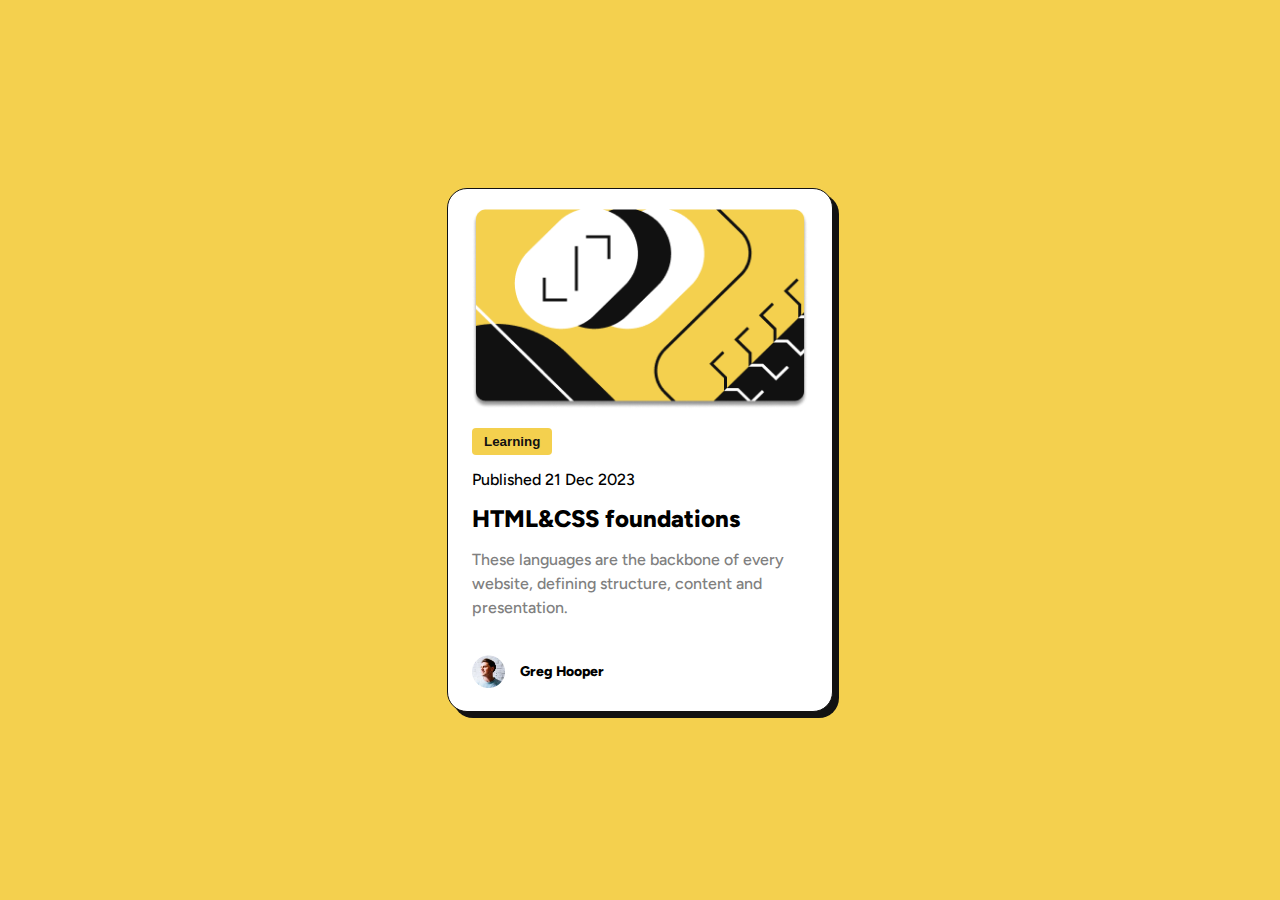
<file: Blog-preview-card/index.html>
<!DOCTYPE html>
<html lang="en">
<head>
    <meta charset="UTF-8">
    <meta name="viewport" content="width=device-width, initial-scale=1.0">
    <link rel="preconnect" href="https://fonts.googleapis.com">
    <link rel="preconnect" href="https://fonts.gstatic.com" crossorigin>
    <link href="https://fonts.googleapis.com/css2?family=Figtree:wght@300..900&display=swap" rel="stylesheet">
    <title>Blog preview</title>
    <link rel="stylesheet" href="app.css">
    <link rel="stylesheet" href="app.css">
</head>
<body>
    <main>
        <div class="container">
            <div class="container2">

              <img src="assets/blogimage.png" alt="blog-image">
              <button>Learning</button>

              <p>Published 21 Dec 2023</p>
              <h1>HTML&CSS foundations</h1>
              <p>These languages are the backbone of every website,
                 defining structure, content and presentation.
              </p>
           </div>

           <div class="footer">
             <img src="assets/image-avatar.webp" alt="avatar">
             <p>Greg Hooper</p>
           </div>
        </div>
    </main>
  
</body>
</html>
</file>
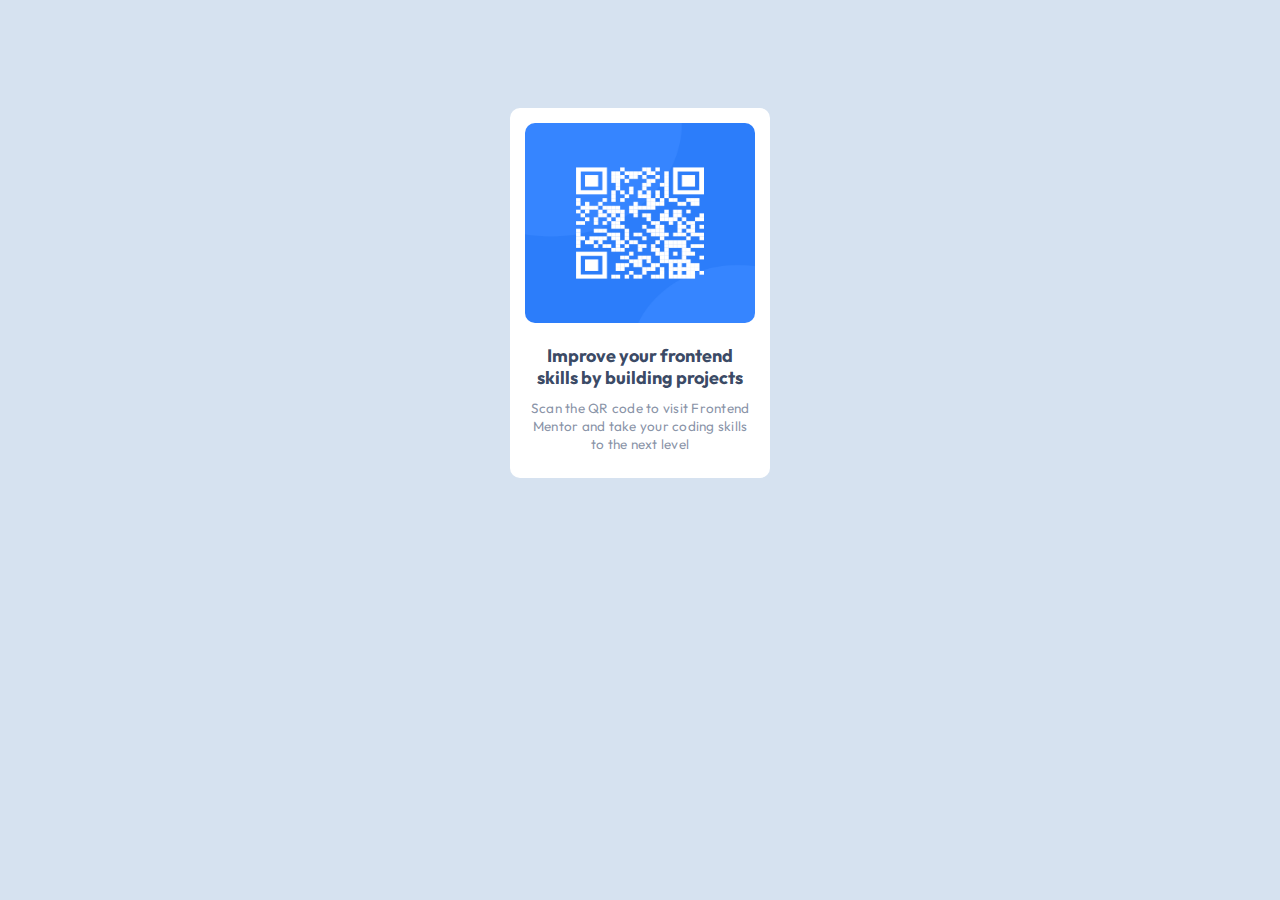
<file: qr-code/index.html>
<!DOCTYPE html>
<html lang="en">
<head>
    <meta charset="UTF-8">
    <meta name="viewport" content="width=device-width, initial-scale=1.0">
    <title>Qr code</title>
    <link rel="preconnect" href="https://fonts.googleapis.com">
    <link rel="preconnect" href="https://fonts.gstatic.com" crossorigin>
    <link href="https://fonts.googleapis.com/css2?family=Outfit:wght@100..900&display=swap" rel="stylesheet">
    <link rel="stylesheet" href="app.css">
</head>
<body>
    <main>
        <div class="main-container">
            <img src="asset/qr-code.png" alt="qr code" class="sec-container">

            <p class="main-text">Improve your frontend skills by building projects</p>
            <p class="sec-text">Scan the QR code to visit Frontend Mentor and take your coding 
                skills to the next level
            </p>
        </div>
        
    </main>
</body>
</html>
</file>
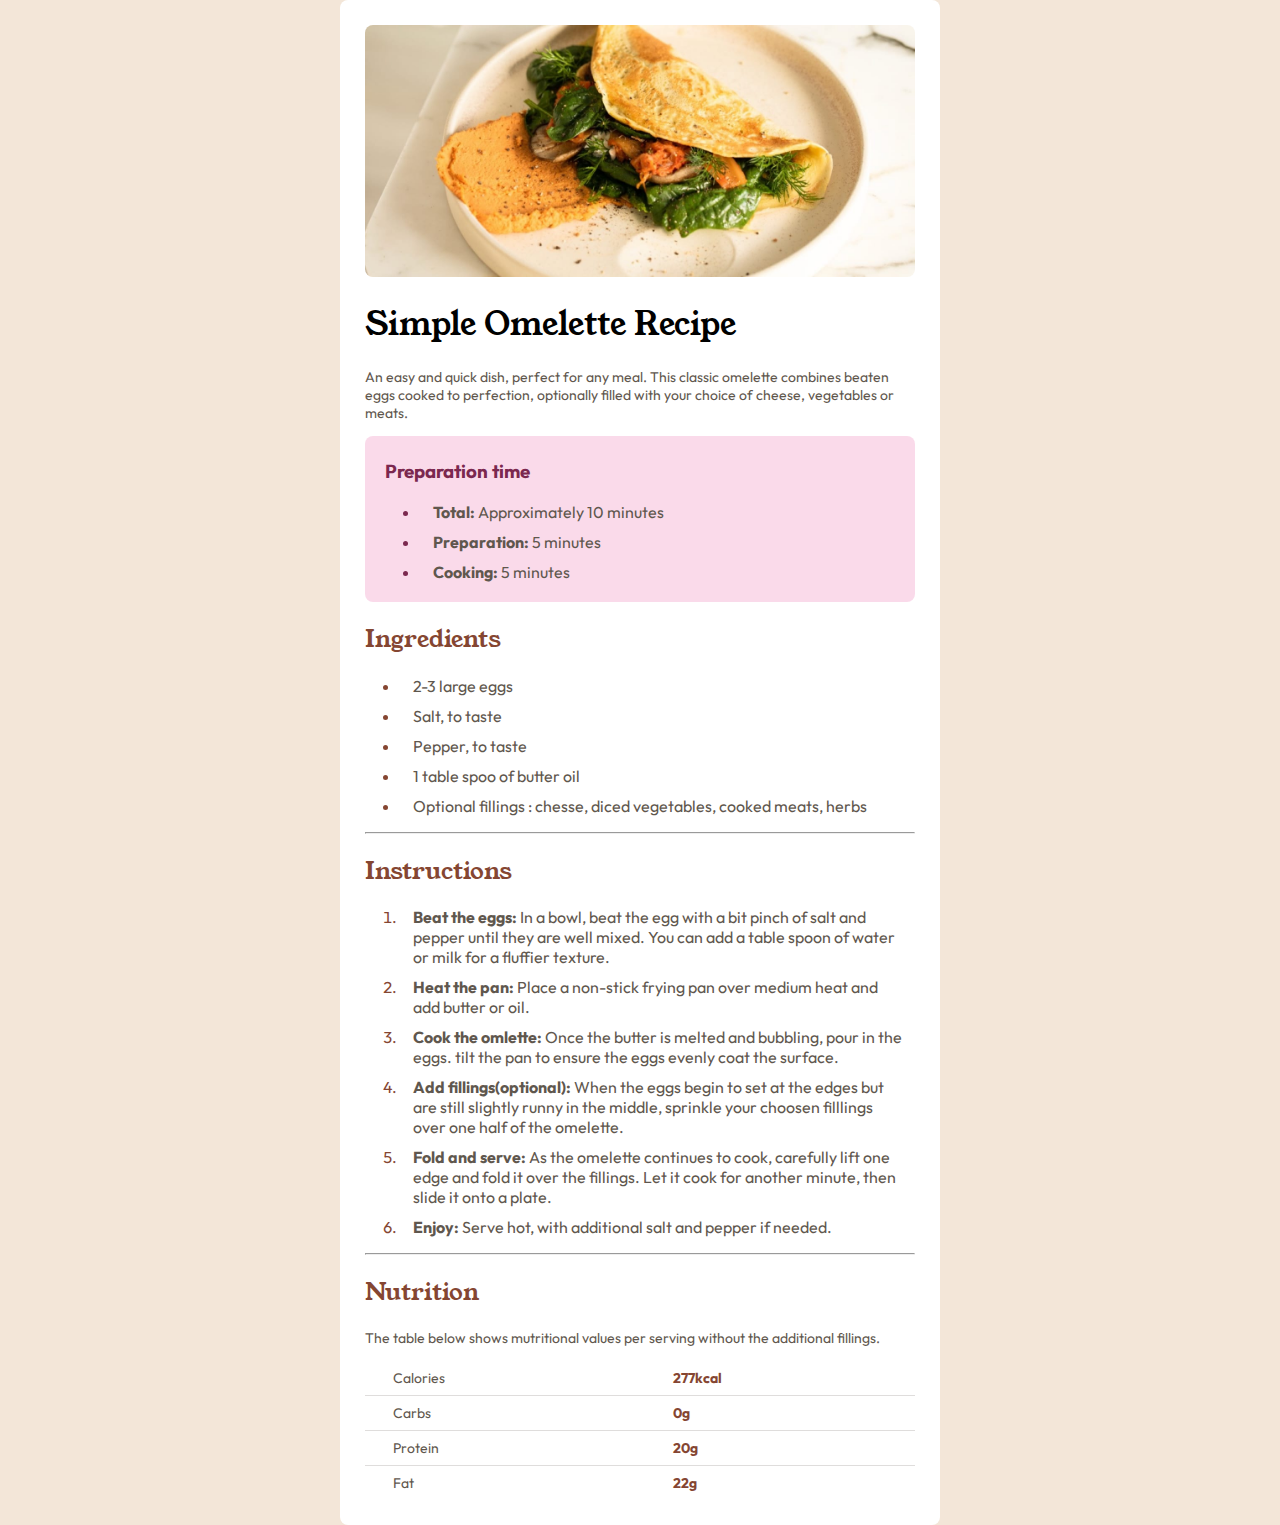
<file: recipe-page/index.html>
<!DOCTYPE html>
<html lang="en">
<head>
    <meta charset="UTF-8">
    <meta name="viewport" content="width=device-width, initial-scale=1.0">
    <title>recipe page</title>
    <link rel="icon" type="image/x-icon" href="assets/favicon-32x32.png">
    <link rel="stylesheet" href="style.css">
    <link rel="preconnect" href="https://fonts.googleapis.com">
    <link rel="preconnect" href="https://fonts.gstatic.com" crossorigin>
    <link href="https://fonts.googleapis.com/css2?family=Outfit:wght@100..900&family=Young+Serif&display=swap" rel="stylesheet">
</head>
<body>
    <main>
        <div class="section-container">
            <img src="assets/image-omelette.jpeg" alt="image-omelette">
          <div class="main-content">
             <h1>Simple Omelette Recipe</h1>
             <p>An easy and quick dish, perfect for any meal. This classic omelette combines beaten eggs
                cooked to perfection, optionally filled with your choice of cheese, vegetables or meats.
             </p>

             <div class="time" Ariarole="section">
                <h3>Preparation time</h3>
                <ul>
                    <li><span>Total:</span> Approximately 10 minutes</li>
                    <li><span>Preparation:</span> 5 minutes</li>
                    <li><span>Cooking:</span> 5 minutes</li>
                </ul>
             </div>
             <h2>Ingredients</h2>
             <ul>
                <li>2-3 large eggs</li>
                <li>Salt, to taste</li>
                <li>Pepper, to taste</li>
                <li>1 table spoo of butter oil</li>
                <li>Optional fillings : chesse, diced vegetables, cooked meats, herbs</li>
             </ul>
             <hr>
             <h2>Instructions</h2>
             <ol>
                 <li><span>Beat the eggs:</span> In a bowl, beat the egg with a bit pinch of salt
                      and pepper until they are well mixed. You can add a table spoon of water or milk
                      for a fluffier texture.</li>
                 <li><span>Heat the pan:</span> Place a non-stick frying pan over medium heat and add butter or oil.</li>
                 <li><span>Cook the omlette:</span> Once the butter is melted and bubbling, pour in the eggs. tilt 
                      the pan to ensure the eggs evenly coat the surface.</li>
                 <li><span>Add fillings(optional):</span> When the eggs begin to set at the edges but are still slightly
                      runny in the middle, sprinkle your choosen filllings over one half of the omelette.</li>
                 <li><span>Fold and serve:</span> As the omelette continues to cook, carefully lift one edge 
                      and fold it over the fillings. Let it cook for another minute, then slide it onto a plate.</li>
                 <li><span>Enjoy:</span> Serve hot, with additional salt and pepper if needed.</li>
             </ol>
             <hr>
             <h2>Nutrition</h2>
             <p>The table below shows mutritional values per serving without the additional fillings.</p>
             <table>
                <tbody>
                    <tr>
                        <th>Calories</th>
                        <td>277kcal</td>
                    </tr>
                    <tr>
                        <th>Carbs</th>
                        <td>0g</td>
                    </tr>
                    <tr>
                        <th>Protein</th>
                        <td>20g</td>
                    </tr>
                    <tr>
                        <th class="last">Fat</th>
                        <td class="last">22g</td>
                    </tr>
                </tbody>
             </table>

          </div>
        </div>
    </main>
</body>
</html>
</file>
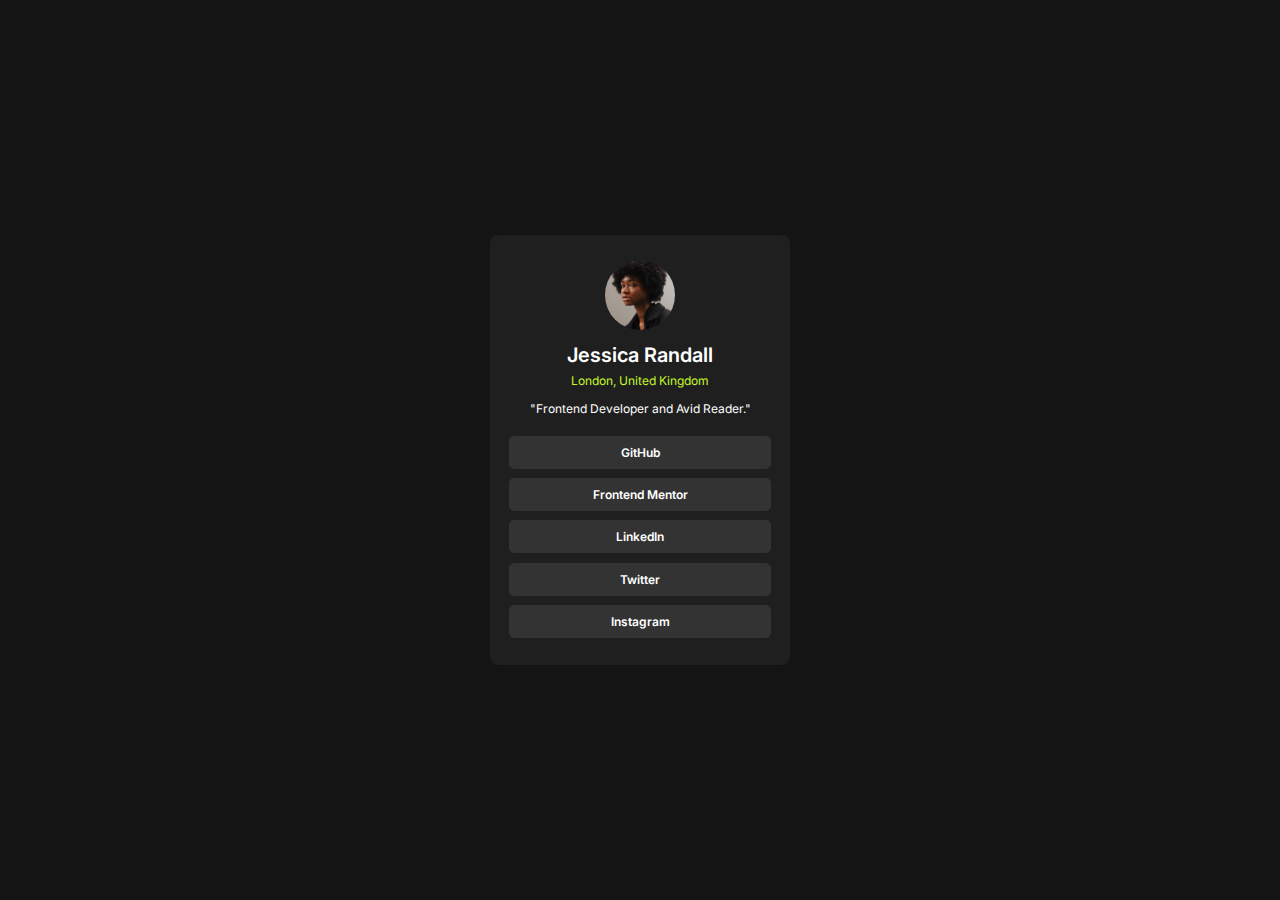
<file: social-links-profile/index.html>
<!DOCTYPE html>
<html lang="en">
<head>
    <meta charset="UTF-8">
    <meta name="viewport" content="width=device-width, initial-scale=1.0">
    <title>Social Link Profile</title>
    <link rel="stylesheet" href="app.css">
    <link rel="preconnect" href="https://fonts.googleapis.com">
    <link rel="preconnect" href="https://fonts.gstatic.com" crossorigin>
    <link href="https://fonts.googleapis.com/css2?family=Inter:wght@100..900&display=swap" rel="stylesheet">
</head>
<body>

    <div class="container">
        <img src="assets/avatar-jessica.jpeg" alt="jessica randal">
        <h1>Jessica Randall</h1>
        <p>London, United Kingdom</p>
        <p>"Frontend Developer and Avid Reader."</p>
        <a href="https://github.com/">GitHub</a>
        <a href="https://www.frontendmentor.io/home">Frontend Mentor</a>
        <a href="https://www.linkedin.com/feed/">LinkedIn</a>
        <a href="https://x.com/login?mx=2">Twitter</a>
        <a href="https://www.instagram.com/">Instagram</a>
    </div>
</body>
</html>
</file>
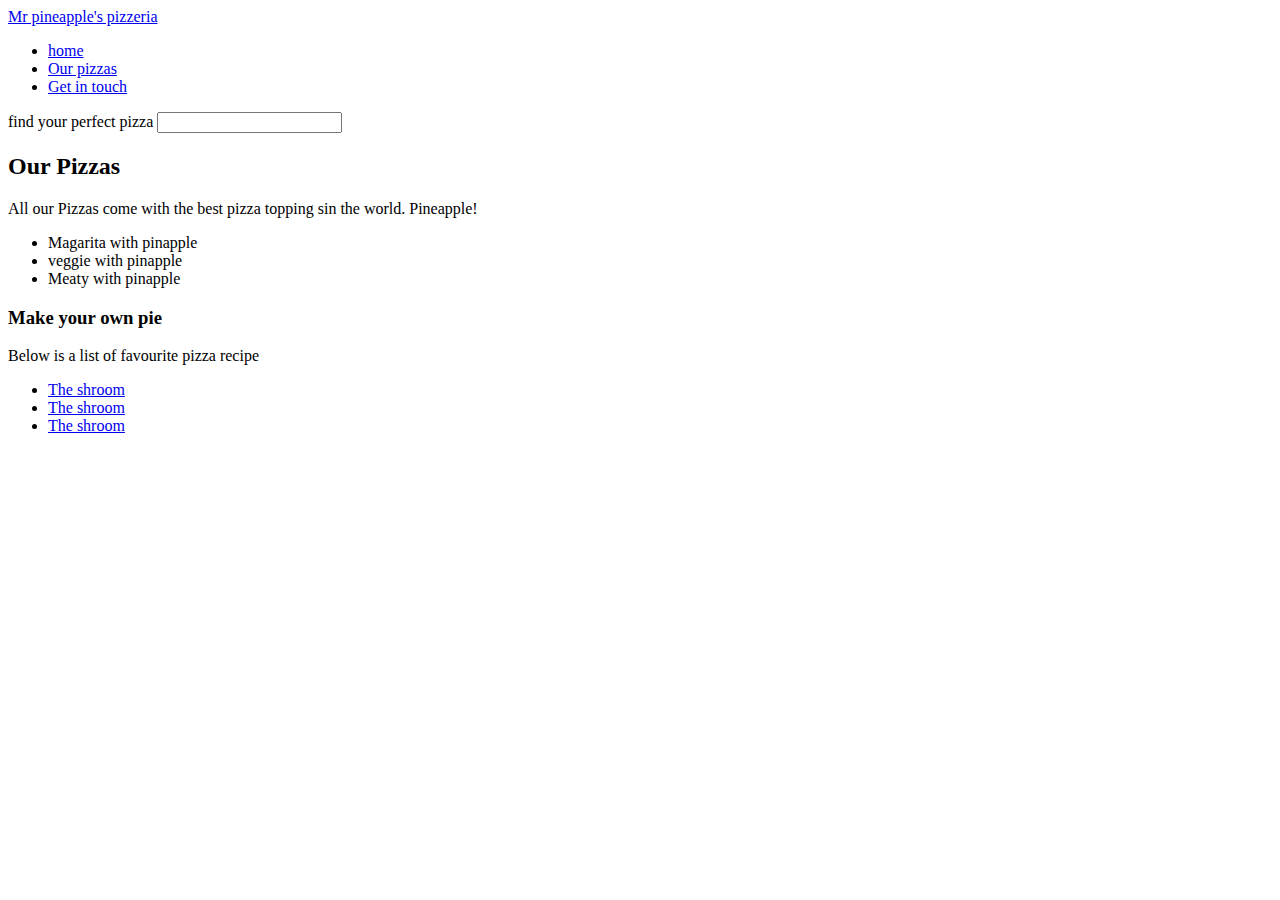
<file: social-links-profile/demo.html>
<!DOCTYPE html>
<html lang="en">
<head>
    <meta charset="UTF-8">
    <meta name="viewport" content="width=device-width, initial-scale=1.0">
    <meta http-equiv="X-UA-Compatible" content="ie=edge"/>
    <title>Mr Pineaple's pizzeria</title>
</head>
<body>
    <header>
        <a class="logo" href="/">
            <span class="visually-hidden">Mr  pineapple's pizzeria</span>
        </a>
    </header>

    <nav aria-label="primary">
        <ul>
            <li><a aria-current="page" href="/"> home</a></li>
            <li><a href="/menu">Our pizzas</a></li>
            <li><a href="/contact">Get in touch</a></li>
        </ul>
    </nav>

    <form name="site-search" action="/search" method="get" role="search">
        <label>
            find your perfect pizza
            <input type="search" id="query" name="query"/>
        </label>
    </form>

    <main>
        <section aria-label="our pizzas heading">
            <h2 id="our-pizzas-heading">Our Pizzas</h2>
            <p>All our Pizzas come with the best pizza topping sin the world. Pineapple!
            </p>
            <ul>
                <li>Magarita with pinapple</li>
                <li>veggie with pinapple</li>
                <li>Meaty with pinapple</li>
            </ul>
        </section>
        <aside aria-labelledby="pizza-recipe-heading">
          <h3 id="pizza-recipe-heading">Make your own pie</h3>
          <p>Below is a list of favourite pizza recipe</p>
          <ul>
            <li><a href="/">The shroom</a></li>
            <li><a href="/">The shroom</a></li>
            <li><a href="/">The shroom</a></li>
          </ul>
        </aside>

        
        
    </main>

</body>
</html>
</file>
<file: Blog-preview-card/app.css>
*{
    margin: 0;
}

html,
body {
    width: 100%;
    position: relative;
    overflow-x: hidden;
    font-family: "Figtree", sans-serif;
    font-optical-sizing: auto;
    font-weight: weight;
    font-style: normal;
}
body{
    background-color: hsl(47, 88%, 63%);
    min-height: 100vh;
    display: flex;
    justify-content: center;
    align-items: center;
}
p{
    font-size: 16px;
    font-weight: 500;
}

.container{
    background-color: hsl(0, 0%, 100%);
    width: 384px;
    height: 522px;
    border-radius: 20px;
    border: 1px solid hsl(0, 0%, 7%);
    box-shadow: 6px 6px hsl(0, 0%, 7%);
}
.container:hover{
    box-shadow: 10px 10px hsl(0, 0%, 7%);
}
.container2{
    margin: 0px 24px;
}
img{
    width: 336px;
    height: 200px;
    margin-top: 20px;
}
button{
    background-color: hsl(47, 88%, 63%);
    border: none;
    margin-top: 15px;
    color: hsl(0, 0%, 7%);
    padding: 6px 12px;
    border-radius: 4px;
    text-align: center;
    font-weight: 800;
}

p{
    margin: 15px 0;
}

h1{
    font-size: 24px;
    font-weight: 800;
}
h1:hover{
    color: hsl(47, 88%, 63%);
    cursor: pointer;
}

p:nth-of-type(2){
    color: hsl(0, 0%, 50%);
    line-height: 24px;
}

.footer{
    display: flex;
    justify-content: flex-start;
    align-items: center;
    margin: 0px 24px;
}

.footer img{
   height: 33px;
   width: 33px;
   /* margin-top: -2px; */
}

.footer p{
    font-size: 14px;
    font-weight: 800;
    padding-left: 15px;
    margin-bottom: -4px;
}



/* MOBILE VIEW */
@media only screen and (max-width: 375px) {
    body{
        display: flex;
        flex-direction: column;
        justify-content: center;
        align-items: center;
    }

        .container{
            background-color: hsl(0, 0%, 100%);
            width: 327px;
            height: 500px;
            border-radius: 20px;
            border: 1px solid hsl(0, 0%, 7%);
            box-shadow: 5px 5px hsl(0, 0%, 7%);
        }

        img{
            width: 283px;
            height: 202px;
            margin-top: 20px;
        }

        p:nth-of-type(2){
            color: hsl(0, 0%, 50%);
            line-height: 22px;
            font-size: 14px;
        }
        .footer img{
            height: 33px;
            width: 33px;
            margin-top: 2px;
         }
         
         .footer p{
             font-size: 14px;
             font-weight: 800;
             padding-left: 15px;
             margin-top: 2px;
         }
         


}
</file>
<file: qr-code/app.css>
html,
body {
    font-family: "Outfit", sans-serif;
    width: 100%;
    position: relative;
    background-color: rgb(214,226,240);
    display: flex;
    flex-direction: row;
    padding-top: 50px;
    align-items: flex-end;
    justify-content: center;
    
    
}

.main-container{
    width: 260px;
    height: 370px;
    background-color: white;
    padding: 15px 15px;
    box-sizing: border-box;
    border-radius: 10px;
    
}
.sec-container{
    width: 230px;
    height: 200px;
    border-radius: 10px;
    
}

.main-text{
    font-weight: 700;
    font-size: 18px;
    color: rgba(31,50,81,0.9);
    padding: 0 10px;
    line-height: 22px;
    margin-bottom: 10px;
    /* letter-spacing: 0.25; */
    text-align: center;
}
.sec-text{
    font-weight: 400;
    font-size: 13.5px;
    letter-spacing: 0.25px;
    color: rgba(123,135,157,0.9);
    line-height: 18px;
    letter-spacing: 0.25;
    text-align: center;
    margin: 0;
    
}




/* MOBILE VIEW */
@media only screen and (max-width: 375px) {
    body{
        width: 50%;
    }
}
</file>
<file: recipe-page/style.css>
body{
    margin: 0;
    background-color: hsl(30, 54%, 90%);
    min-height: 100vh;
    width: 100%;
    display: flex;
    flex-direction: column;
    justify-content: center;
    align-items: center;
}

.section-container{
  background-color: hsl(0, 0%, 100%);
  width: 550px;
  padding: 25px;
  border-radius: 8px;
  
}

h1,h2{
        font-family: "Young Serif", serif;
        font-weight: 400;
        font-style: normal;      
}
h2{
    color: hsl(14, 45%, 36%);
}
h3{
    color: hsl(332, 51%, 32%);
}
p{
    font-size: 14px;
    width: 100%;
    color: hsl(30, 10%, 34%);
}

h3,p,li{
  font-family: "Outfit", sans-serif;
  font-optical-sizing: auto;
  font-style: normal;
}

ul{
    margin-left: -15px;
}
ol{
    margin-left: -15px;
}

li{
    padding-left: 13px;
    margin: 10px;
    color: hsl(30, 10%, 34%);
}

.time li::marker{
    color: hsl(332, 51%, 32%);
}

ul li::marker{
    color: hsl(14, 45%, 36%);
}
ol li::marker{
    color: hsl(14, 45%, 36%);
}

img{
    width: 550px;
    border-radius: 8px;
}

.time{
    background-color: rgba(242, 162, 202, 0.4);
    padding: 4px 0 4px 20px;
    border-radius: 8px;
}

span{
    font-weight: bold;
    color: hsl(30, 10%, 34%);
}

table{
    border-collapse: collapse;
    width: 100%;
    /* padding-left: 25px; */
    color: hsl(30, 10%, 34%);
    font-family: "Outfit", sans-serif;
    
}

th{
    text-align: left;
    font-weight: 400;
    font-size: 14px;
}

td{
    vertical-align: middle;
    font-weight: 700;
    font-size: 14px;
    color: hsl(14, 45%, 36%);
}
th,td{
    padding: 8px 0 8px 28px;
    border-bottom: 1px solid rgba(95,87,78, 0.2);
}

.last{
    border: none;
}



/* mobile view */

@media only screen and (max-width: 375px) {
    body{
    width: 100%;
    min-height: 100vh;
    display: flex;
    flex-direction: column;
    justify-content: center;
    align-items: center;
    }

 .section-container{
  background-color: hsl(0, 0%, 100%);
  width: 375px;
  border-radius: 8px;
  
}

.main-content{
    padding: 0 25px;
}
img{
    width: 375px;
}

}
</file>
<file: social-links-profile/app.css>
*{
    margin: 0;
    padding: 0;
}
   
body{
    position: relative;
    background-color:  hsl(0, 0%, 8%);
    min-height: 100vh;
    display: flex;
    justify-content: center;
    align-items: center;
    font-family: "Inter", sans-serif;
    font-optical-sizing: auto;
    font-weight: weight;
    font-style: normal;
    font-variation-settings:
      "slnt" 0;
}

.frontendmentor{
   position: absolute;
   top: 5px;
   left: 0;
}
.container{
    background-color: hsl(0, 0%, 12%);
    height: 400px;
    width: 270px;
    display: flex;
    flex-direction: column;
    justify-content: space-between;
    align-items: center;
    padding: 15px;
    border-radius: 8px;

}

.container img{
    width: 70px;
    height: 70px;
    border-radius: 50%;
    margin-top: 10px;

}

 a{
    text-decoration: none;
    color: hsl(0, 0%, 100%);
    font-size: 12px;
    font-weight: 600;
    border: 1px solid hsl(0, 0%, 20%);
    padding: 8px 15px;
    background-color: hsl(0, 0%, 20%);
    width: 230px;
    text-align: center;
    border-radius: 5px;
    margin: -2px 0;
    transition: all 0.8s;
}

a:hover{
    background-color: hsl(75, 94%, 57%);
    color: hsl(0, 0%, 12%);
    cursor: pointer;   
}

a:nth-of-type(5){
    margin-bottom: 12px;
}
h1{
    font-size: 20px;
    font-weight: 600;
    color: hsl(0, 0%, 100%);
}

 p:nth-of-type(1){
    font-size: 12px;
    font-weight: 400;
    color: hsl(75, 94%, 57%);
   margin-top: -8px;
}
 p:nth-of-type(2){
    font-size: 12px;
    font-weight: 400;
    color: hsl(0, 0%, 100%);
    margin-bottom: 8px;
}


/* MOBILE DESIGN */
  
@media only screen and (max-width: 375px) {
    body{
    width: 100%;
    min-height: 100vh;
    display: flex;
    flex-direction: column;
    justify-content: center;
    align-items: center;
    }

    a:nth-of-type(5){
        margin-bottom: 2px;
    }

    a:active{
        background-color: hsl(75, 94%, 57%);
        color: hsl(0, 0%, 12%);
        cursor: pointer;
    }
}
</file>
